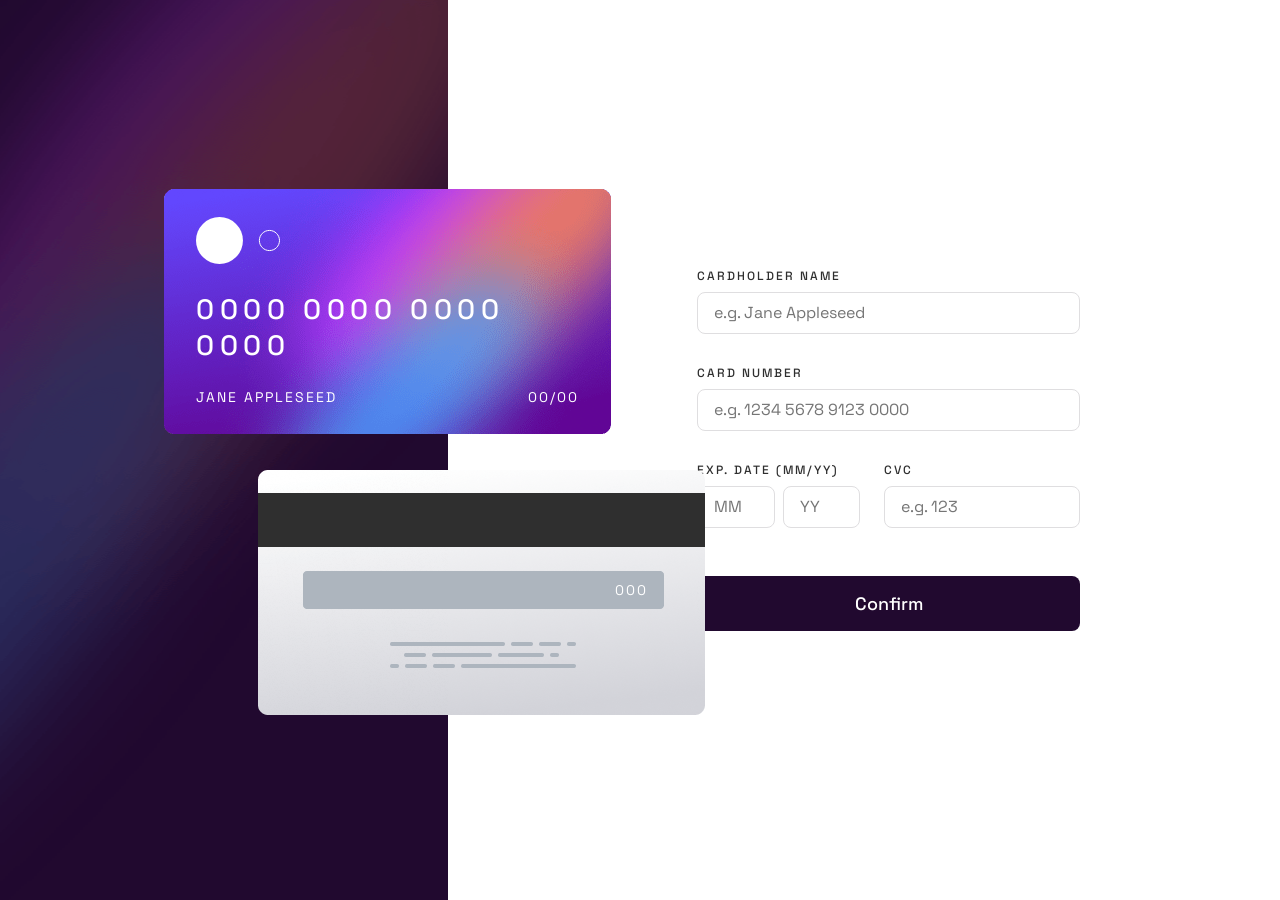
<file: interactive-card-details-form-main/index.html>
<!DOCTYPE html>
<html lang="en">
<head>
  <meta charset="UTF-8">
  <meta name="viewport" content="width=device-width, initial-scale=1.0"> <!-- displays site properly based on user's device -->

  <link rel="icon" type="image/png" sizes="32x32" href="./images/favicon-32x32.png">
  <link rel="preconnect" href="https://fonts.googleapis.com">
  <link rel="preconnect" href="https://fonts.gstatic.com" crossorigin>
  <link rel="stylesheet" href="./src/styles/style.css">
  <link href="https://fonts.googleapis.com/css2?family=Epilogue:ital,wght@0,100..900;1,100..900&family=Inter:ital,opsz,wght@0,14..32,100..900;1,14..32,100..900&family=Kumbh+Sans:wght,YOPQ@100..900,300&family=Overpass:ital,wght@0,100..900;1,100..900&family=Poppins:ital,wght@0,100;0,200;0,300;0,400;0,500;0,600;0,700;0,800;0,900;1,100;1,200;1,300;1,400;1,500;1,600;1,700;1,800;1,900&family=Quicksand:wght@300..700&family=Space+Grotesk:wght@300..700&display=swap" rel="stylesheet">
  <title>Frontend Mentor | Interactive card details form</title>
</head>
<body class="page">
<section class="preview-section">
  <div class="cards-wrapper">
    <div class="card card-front">
      <img src="images/bg-card-front.png" alt="card-front"/>
      <div class="card-front__body">
        <div class="card-front__image">
          <img src="images/card-logo.svg" alt="card-logo"/>
        </div>

        <div class="card-front__content">
          <p class="card-front__code">
            0000 0000 0000 0000
          </p>
          <div class="card-front__description">
            <div class="card-front__name">
              Jane Appleseed
            </div>
            <div class="card-front__point">
              00/00
            </div>
          </div>
        </div>

      </div>

    </div>
    <div class="card card-back">
      <img src="images/bg-card-back.png" alt="card-back"/>
      <p class="card-back__code">000</p>

    </div>
  </div>
</section>

<section class="form-section">
  <form novalidate method="post" class="card-form">
    <div class="form-group">
      <label for="cardholder-name">Cardholder Name</label>
      <input id="cardholder-name" required autocomplete="cc-name" aria-describedby="name-error" name="name" type="text" placeholder="e.g. Jane Appleseed"/>
      <p id="name-error" class="error-message"></p>
    </div>
    <div class="form-group">
      <label for="card-number">Card Number</label>
      <input id="card-number" required autocomplete="cc-number" aria-describedby="card-number-error" name="card-number" type="text" inputmode="numeric" maxlength="19" placeholder="e.g. 1234 5678 9123 0000"/>
      <p id="card-number-error" class="error-message"></p>
    </div>
    <div class="form-row">
      <fieldset class="exp-group">
        <legend >Exp. Date (MM/YY)</legend>
        <div class="exp-group__input">
          <div class="exp-group-month">
            <label for="exp-month" class="sr-only">
              Expiration month
            </label>
            <input id="exp-month" required autocomplete="cc-exp-month" aria-describedby="month-number-error" name="month-number" type="text" inputmode="numeric" maxlength="2" placeholder="MM"/>
            <p id="month-number-error" class="error-message"></p>
          </div>

          <div class="exp-group-year">
            <label for="exp-year" class="sr-only">
              Expiration year
            </label>
            <input id="exp-year" required autocomplete="cc-exp-year" aria-describedby="year-number-error" name="year-number" type="text" inputmode="numeric" maxlength="2" placeholder="YY"/>
            <p id="year-number-error" class="error-message"></p>
          </div>
        </div>
      </fieldset>
      <div class="cvc-group">
        <label for="cvc-number">CVC</label>
        <input id="cvc-number" required autocomplete="cc-csc" aria-describedby="cvc-number-error" name="cvc-number" type="text" inputmode="numeric" maxlength="3" placeholder="e.g. 123"/>
        <p id="cvc-number-error" class="error-message"></p>
      </div>
    </div>
    <button type="submit" class="card-form__confirm">Confirm</button>
  </form>
</section>
<script type="module" src="./src/components/card-form/card-form.js"></script>
</body>
</html>
</file>
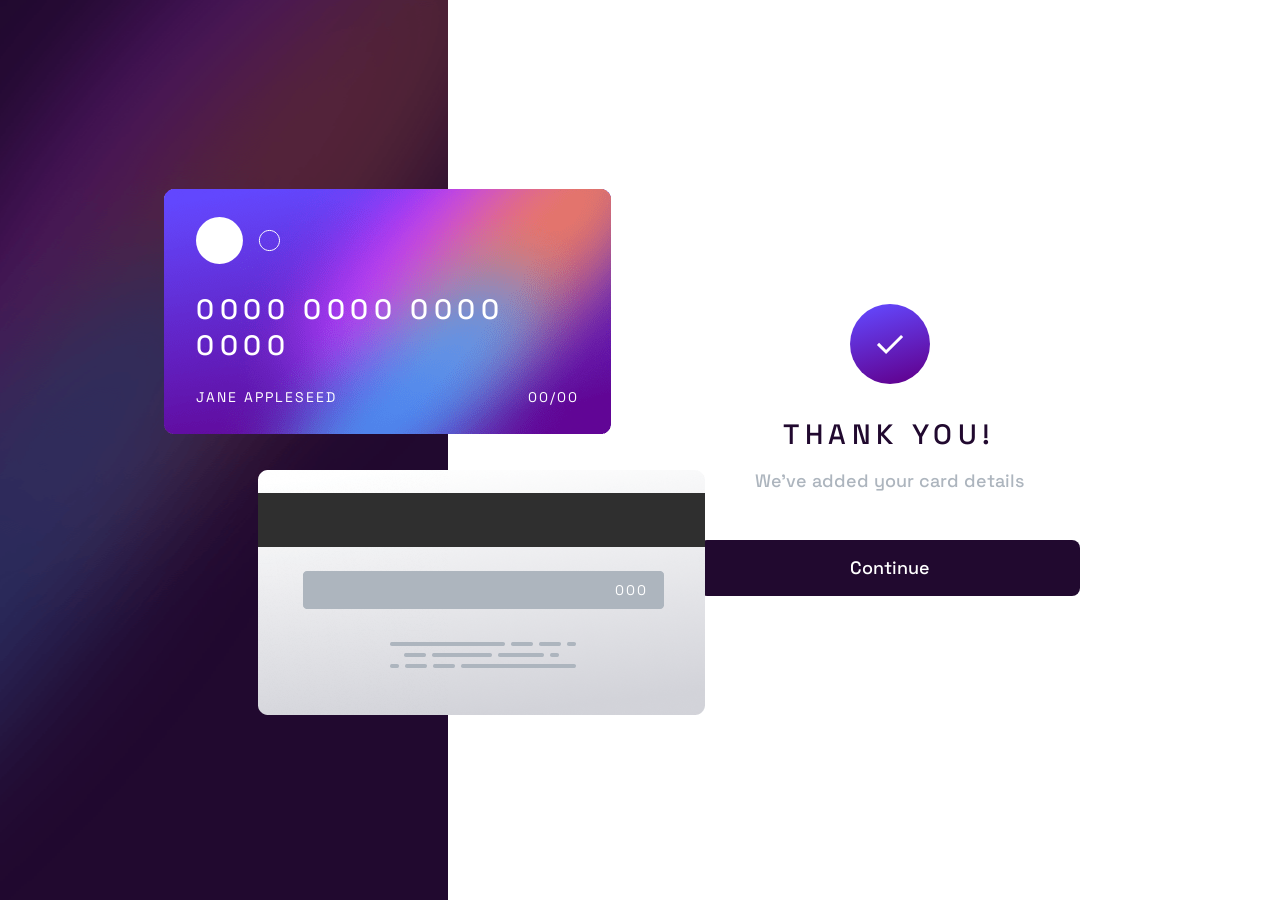
<file: interactive-card-details-form-main/thank-you.html>
<!DOCTYPE html>
<html lang="en">
<head>
    <meta charset="UTF-8">
    <meta name="viewport" content="width=device-width, initial-scale=1.0">
    <link href="https://fonts.googleapis.com/css2?family=Epilogue:ital,wght@0,100..900;1,100..900&family=Inter:ital,opsz,wght@0,14..32,100..900;1,14..32,100..900&family=Kumbh+Sans:wght,YOPQ@100..900,300&family=Overpass:ital,wght@0,100..900;1,100..900&family=Poppins:ital,wght@0,100;0,200;0,300;0,400;0,500;0,600;0,700;0,800;0,900;1,100;1,200;1,300;1,400;1,500;1,600;1,700;1,800;1,900&family=Quicksand:wght@300..700&family=Space+Grotesk:wght@300..700&display=swap" rel="stylesheet">
    <link rel="stylesheet" href="./src/styles/style.css">
    <title>Thank You</title>
</head>
<body class="page">
<section class="preview-section">
    <div class="cards-wrapper">
        <div class="card card-front">
            <img src="images/bg-card-front.png" alt="card-front"/>
            <div class="card-front__body">
                <div class="card-front__image">
                    <img src="images/card-logo.svg" alt="card-logo"/>
                </div>

                <div class="card-front__content">
                    <p class="card-front__code">
                        0000 0000 0000 0000
                    </p>
                    <div class="card-front__description">
                        <div class="card-front__name">
                            Jane Appleseed
                        </div>
                        <div class="card-front__point">
                            00/00
                        </div>
                    </div>
                </div>

            </div>

        </div>
        <div class="card card-back">
            <img src="images/bg-card-back.png" alt="card-back"/>
            <p class="card-back__code">000</p>

        </div>
    </div>
</section>

<section class="thank-you-section">
    <div class="thank-you-form">
        <div class="thank-you__icon">
            <img src="images/icon-complete.svg" alt="complete icon"/>
        </div>
        <div class="thank-you__content">
            <h1 class="thank-you__title">Thank you!</h1>
            <p class="thank-you__description">We've added your card details</p>
        </div>

        <button type="submit" class="thank-you__submit">
            Continue
        </button>
    </div>

</section>

<script type="module" src="./src/components/thank-you/thank-you.js"></script>
</body>
</html>
</file>
<file: interactive-card-details-form-main/src/styles/style.css>
@import "./tokens/colors.css";
@import "./tokens/spacing.css";
@import "./tokens/typography.css";

@import "./base/reset.css";
@import "./base/globals.css";
@import "./base/layout.css";

@import "../components/card-form/card-form.css";
@import "../components/thank-you/thank-you.css";
</file>
